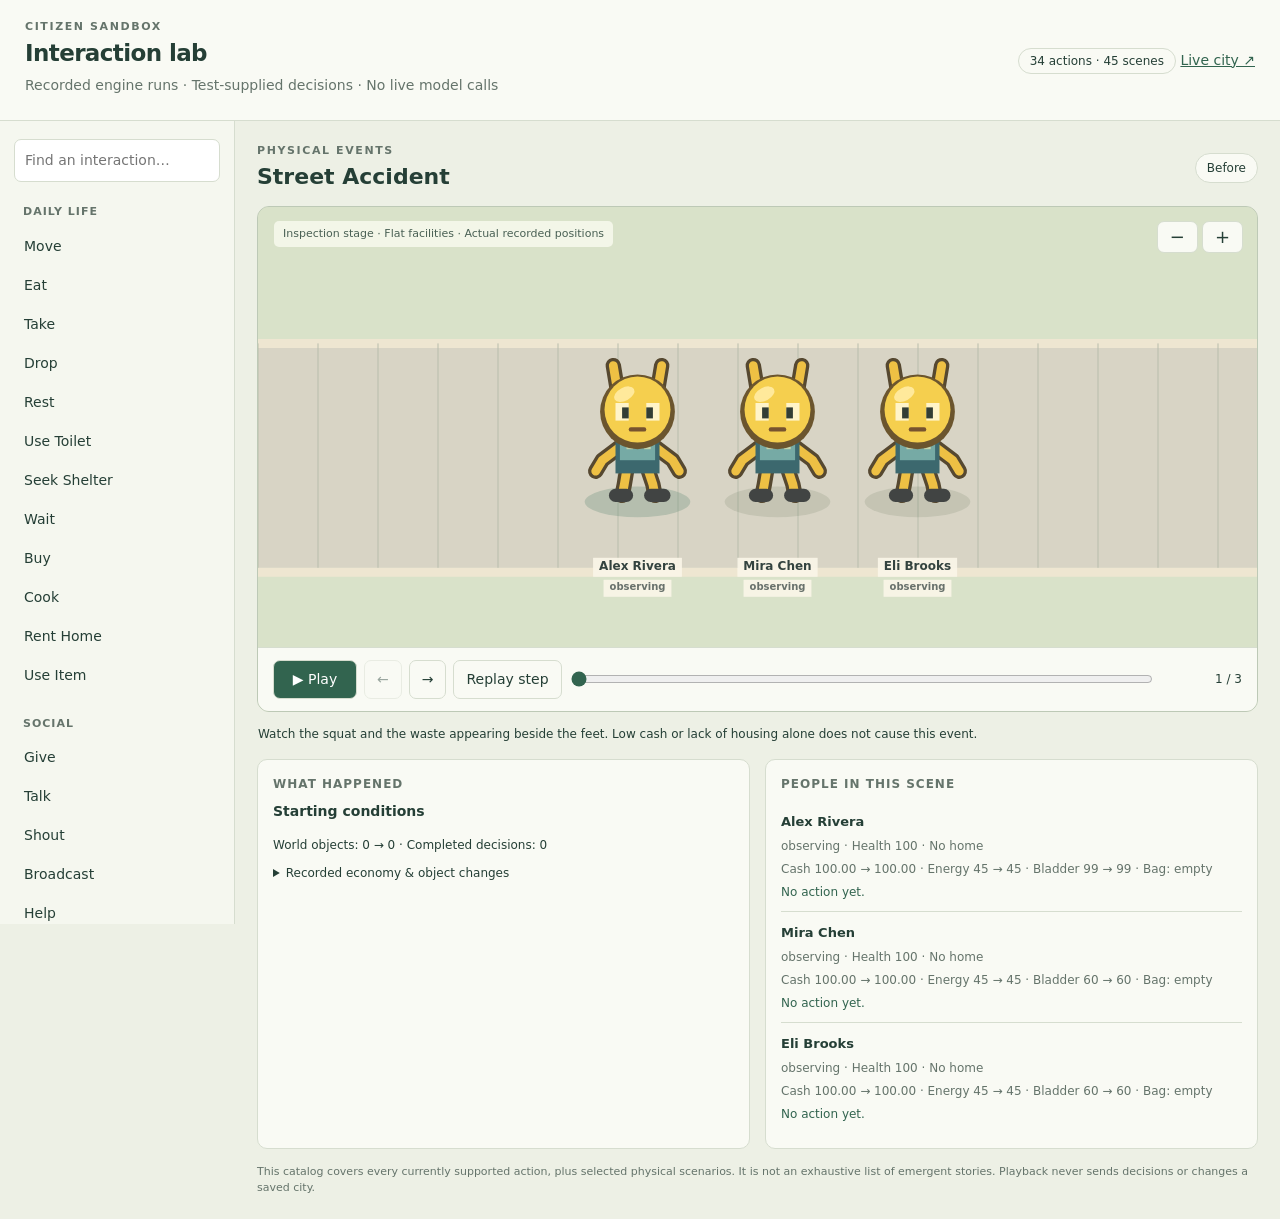
<file: web/interaction-replay.html>
<!doctype html>
<html lang="en">
<meta charset="utf-8"><meta name="viewport" content="width=device-width, initial-scale=1">
<title>Citizen interaction lab</title>
<link rel="stylesheet" href="./interaction-lab.css">
<header><div><div class="eyebrow">Citizen sandbox</div><h1>Interaction lab</h1><p class="muted">Recorded engine runs · Test-supplied decisions · No live model calls</p></div><div><span class="badge" id="coverage">Loading scenarios…</span> <a href="/">Live city ↗</a></div></header>
<div class="layout"><aside><input id="search" type="search" placeholder="Find an interaction…" aria-label="Find an interaction"><nav id="cases" aria-label="Interaction scenarios"></nav></aside>
<main><div class="case-heading"><div><div id="category" class="eyebrow"></div><h2 id="title">Loading…</h2></div><span class="badge" id="frame-title"></span></div>
<div class="stage"><canvas id="scene" aria-label="Unobstructed close-up of recorded citizen interactions"></canvas><div class="stage-note">Inspection stage · Flat facilities · Actual recorded positions</div><div class="zoom"><button id="zoom-out" aria-label="Zoom out">−</button><button id="zoom-in" aria-label="Zoom in">+</button></div>
<div class="controls"><button id="play">▶ Play</button><button id="previous" aria-label="Previous step">←</button><button id="next" aria-label="Next step">→</button><button id="replay">Replay step</button><input id="timeline" type="range" min="0" max="1" value="0" aria-label="Recorded step"><span id="status" role="status"></span></div></div>
<p class="hint" id="hint"></p><div class="details"><section class="card"><h3>What happened</h3><p id="event"></p><ul id="events"></ul><p id="evidence"></p><details><summary>Recorded economy & object changes</summary><pre id="raw"></pre></details></section><section class="card"><h3>People in this scene</h3><div id="people"></div></section></div>
<footer>This catalog covers every currently supported action, plus selected physical scenarios. It is not an exhaustive list of emergent stories. Playback never sends decisions or changes a saved city.</footer><p id="error" hidden></p></main></div>
<script type="module" src="./interaction-lab.js"></script>
</html>
</file>
<file: web/interaction-lab.css>
:root{color-scheme:light;--ink:#253f36;--muted:#65746b;--border:#d6ddcf;--paper:#f9faf4;--green:#32644f}
*{box-sizing:border-box}body{margin:0;background:#edf0e5;color:var(--ink);font:14px/1.5 system-ui}button,input{font:inherit}button{cursor:pointer;border:1px solid var(--border);border-radius:7px;padding:8px 12px;background:var(--paper);color:var(--ink)}button:hover{background:#dce8d9}button:disabled{opacity:.45;cursor:default}button:focus-visible,input:focus-visible,a:focus-visible{outline:3px solid #c78d39;outline-offset:2px}header{padding:19px 25px;border-bottom:1px solid var(--border);background:var(--paper);display:flex;justify-content:space-between;align-items:center;gap:20px}h1{font-size:23px;letter-spacing:-.6px;margin:0}h2{font-size:22px;margin:0}p{margin:5px 0}.eyebrow{font-size:11px;letter-spacing:1.6px;text-transform:uppercase;color:var(--muted);font-weight:700}.muted{color:var(--muted)}a{color:var(--green)}.layout{display:grid;grid-template-columns:235px minmax(0,1fr);min-height:calc(100vh - 97px)}aside{padding:18px 14px;border-right:1px solid var(--border);background:#f5f7ef;max-height:calc(100vh - 97px);overflow:auto}input[type=search]{width:100%;border:1px solid var(--border);border-radius:7px;padding:10px;background:white}#cases h3{font-size:11px;text-transform:uppercase;letter-spacing:1px;margin:22px 9px 7px;color:var(--muted)}.case{display:block;width:100%;text-align:left;border:0;background:none;padding:8px 10px;margin:2px 0}.case[aria-current=true]{background:var(--green);color:white}main{padding:22px;min-width:0}.case-heading{display:flex;justify-content:space-between;align-items:center;gap:10px;margin-bottom:13px}.badge{font-size:12px;border:1px solid var(--border);border-radius:20px;padding:5px 11px;background:var(--paper);white-space:nowrap}.stage{position:relative;border:1px solid #bdc9b6;border-radius:12px;overflow:hidden;background:#d9e2c9}canvas{display:block;width:100%;height:440px;image-rendering:pixelated}.stage-note{position:absolute;top:14px;left:16px;font-size:11px;color:#496054;background:#f8f9eed9;border-radius:5px;padding:5px 9px}.zoom{position:absolute;right:14px;top:14px;display:flex;gap:4px}.zoom button{font-size:18px;line-height:1;padding:6px 12px}.controls{display:flex;gap:7px;align-items:center;flex-wrap:wrap;background:var(--paper);padding:12px 15px;border-top:1px solid var(--border)}#play{background:var(--green);color:white;min-width:84px}#timeline{flex:1;min-width:90px;accent-color:var(--green)}#status{font-size:12px;min-width:80px;text-align:right}.details{display:grid;grid-template-columns:1fr 1fr;gap:15px;margin-top:16px}.card{background:var(--paper);border:1px solid var(--border);border-radius:10px;padding:15px;min-width:0}.card h3{margin:0 0 8px;font-size:12px;text-transform:uppercase;letter-spacing:1px;color:var(--muted)}#events{max-height:155px;overflow:auto;padding-left:19px;margin:7px 0;font-size:13px}#events li{padding:3px 0}.person{border-top:1px solid var(--border);padding:10px 0 5px}.person:first-child{border:0}.person strong{font-size:13px}.person p{font-size:12px;color:var(--muted);overflow-wrap:anywhere}.result{color:var(--green)!important}.hint{font-size:12px;margin:13px 1px}#event{font-weight:600}#evidence{font-size:12px;white-space:pre-line}details{font-size:12px;margin-top:10px}pre{max-height:200px;overflow:auto;font-size:11px}#error{padding:20px;color:#8c372c}footer{font-size:11px;color:var(--muted);margin-top:15px}@media(max-width:850px){.layout{grid-template-columns:180px minmax(0,1fr)}main{padding:14px}.details{grid-template-columns:1fr}canvas{height:390px}header{padding:14px}header .muted{font-size:11px}}@media(max-width:580px){.layout{display:block}aside{max-height:210px;border-bottom:1px solid var(--border)}#cases{display:flex;gap:5px;overflow:auto}#cases section{min-width:150px}#cases h3{margin-top:8px}canvas{height:350px}header{display:block}.case-heading{align-items:start}.badge{white-space:normal}h2{font-size:19px}.stage-note{max-width:65%}}
</file>
